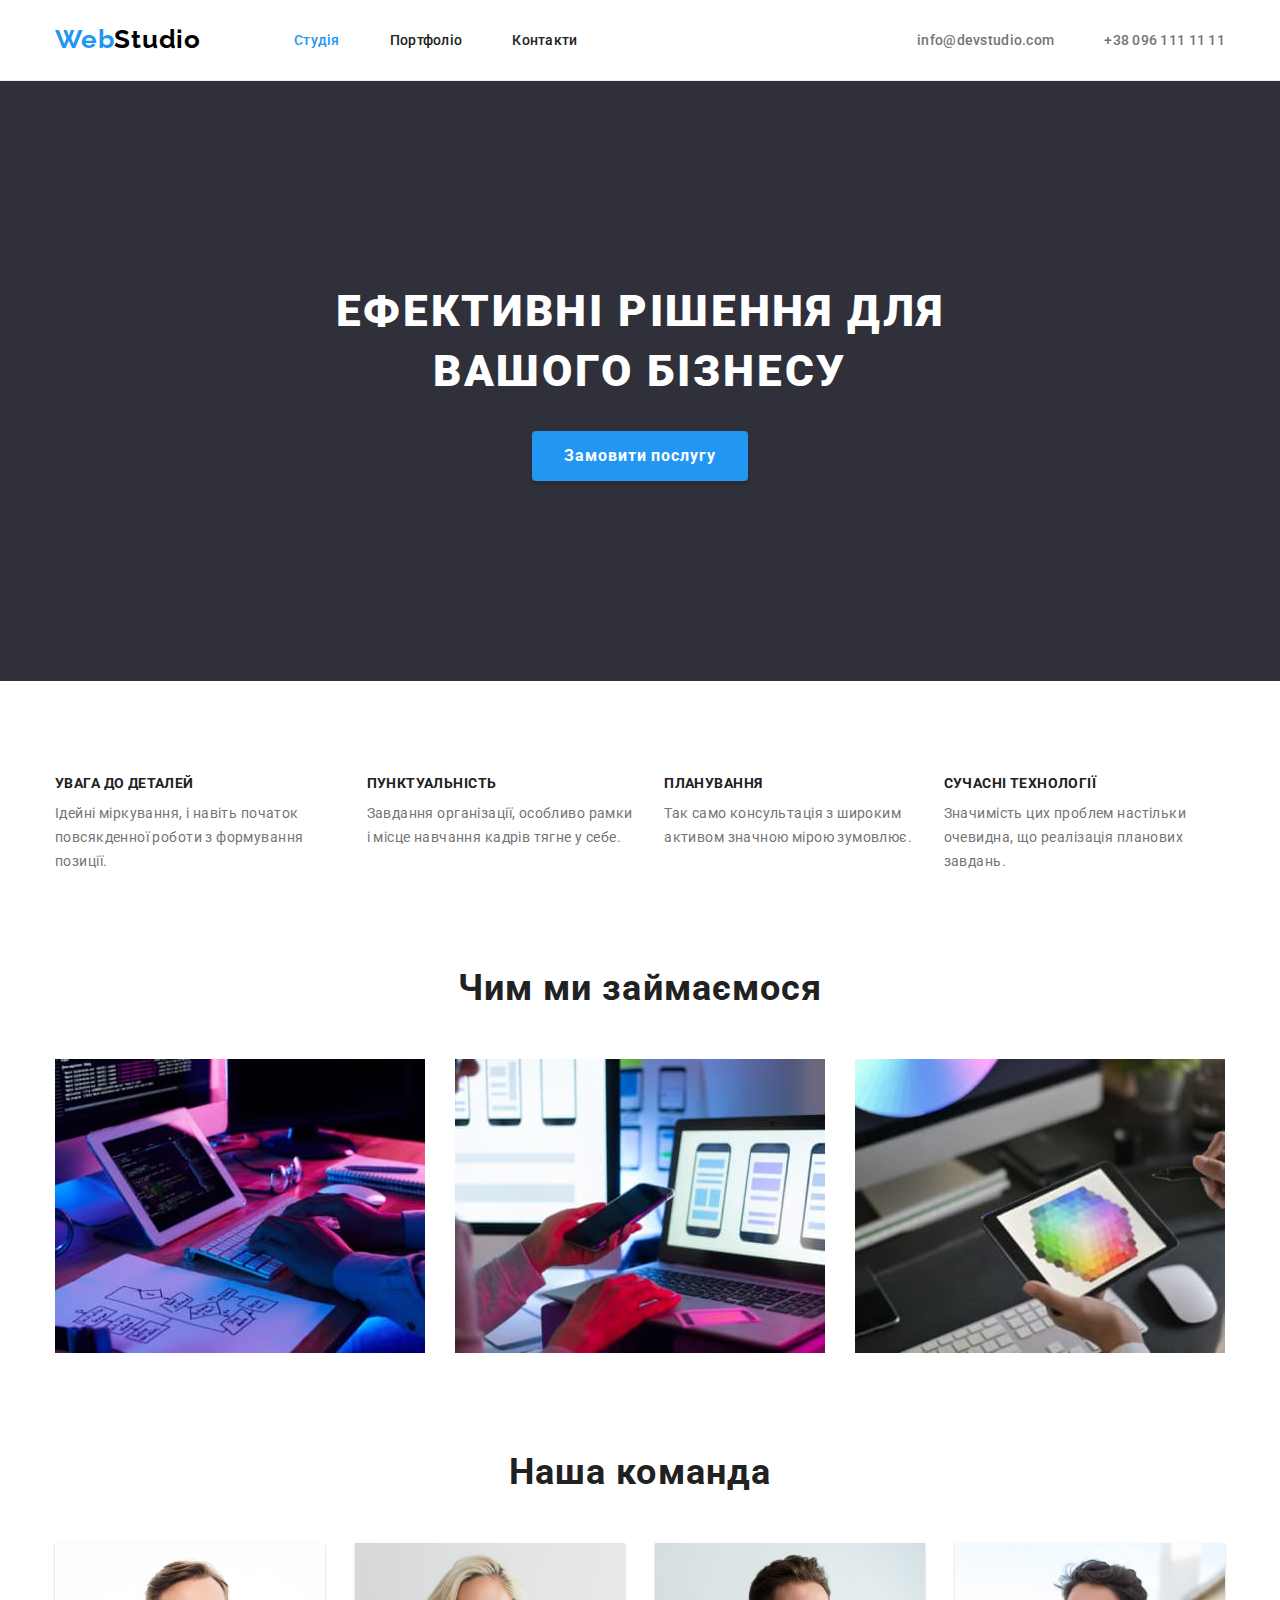
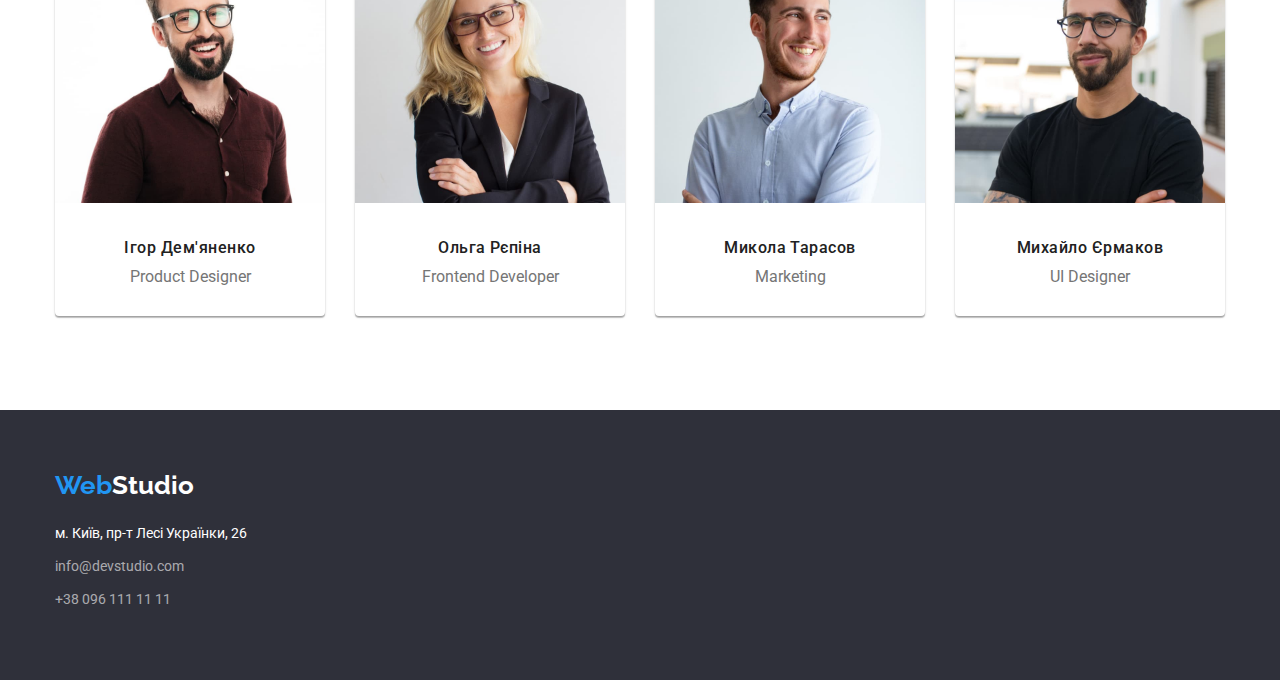
<file: index.html>
<!DOCTYPE html>
<html lang="uk">

<head>
  <meta charset="UTF-8" />
  <meta http-equiv="X-UA-Compatible" content="IE=edge" />
  <meta name="viewport" content="width=device-width, initial-scale=1.0" />
  <title>WebStudio</title>

  <!-- подключаем дополнительные шрифты -->
  <link rel="preconnect" href="https://fonts.googleapis.com">
  <link rel="preconnect" href="https://fonts.gstatic.com" crossorigin>
  <link href="https://fonts.googleapis.com/css2?family=Raleway:wght@700&family=Roboto:wght@400;500;700;900&display=swap"
    rel="stylesheet">

  <!-- подключаем нормализатор стилей для CSS (https://github.com/sindresorhus/modern-normalize) -->
  <link rel="stylesheet" href="https://cdnjs.cloudflare.com/ajax/libs/modern-normalize/1.1.0/modern-normalize.min.css">

  <!-- подключаем файл с нашими стилями -->
  <link rel="stylesheet" href="./css/styles.css" />
</head>

<body>
  <!-- header -->
  <header class="header">
    <div class="container header-container">
      <a href="/index.html" class="logo link">
        <span class="logo-letter">Web</span>Studio
      </a>
      <nav class="nav">
        <ul class="nav-menu list">
          <li class="item"><a class="nav-link link current" href="./index.html">Студія</a></li>
          <li class="item"><a class="nav-link link" href="./portfolio.html">Портфоліо</a></li>
          <li class="item"><a class="nav-link link" href="#Контакти">Контакти</a></li>
        </ul>
      </nav>
      <ul class="nav-contacts list">
        <li class="item">
          <a class="nav-contacts-link link" href="mailto:info@devstudio.com">info@devstudio.com</a>
        </li>
        <li class="item"><a class="nav-contacts-link link" href="tel:+380961111111">+38 096 111 11 11</a></li>
      </ul>
    </div>
  </header>

  <!-- main -->
  <main>
    <!-- секция Hero, с основным заголовком -->
    <section class="hero">
      <div class="container hero-container">
        <h1 class="hero-title">ефективні рішення для вашого бізнесу</h1>
        <button type="button" class="hero-button">Замовити послугу</button>
      </div>
    </section>

    <!-- секция наши преимущества (benefits) -->
    <section class="benefits">
      <div class="container">
        <ul class="benefits-list list">
          <li class="item">
            <h3 class="benefits-title">УВАГА ДО ДЕТАЛЕЙ</h3>
            <p class="benefits-text">
              Ідейні міркування, і навіть початок повсякденної роботи з
              формування позиції.
            </p>
          </li>

          <li class="item">
            <h3 class="benefits-title">ПУНКТУАЛЬНІСТЬ</h3>
            <p class="benefits-text">
              Завдання організації, особливо рамки і місце навчання кадрів тягне
              у себе.
            </p>
          </li>

          <li class="item">
            <h3 class="benefits-title">ПЛАНУВАННЯ</h3>
            <p class="benefits-text">
              Так само консультація з широким активом значною мірою зумовлює.
            </p>
          </li>

          <li class="item">
            <h3 class="benefits-title">СУЧАСНІ ТЕХНОЛОГІЇ</h3>
            <p class="benefits-text">
              Значимість цих проблем настільки очевидна, що реалізація планових
              завдань.
            </p>
          </li>
        </ul>
      </div>
    </section>

    <!-- секция чем мы занимаемся -->
    <section class="section work">
      <div class="container">
        <h2 class="section-title work-title">Чим ми займаємося</h2>
        <ul class="work-list list">
          <li>
            <img src="./images/main/keyboard.jpg" alt="box1" width="370" height="294" />
          </li>

          <li>
            <img src="./images/main/notebook.jpg" alt="box2" width="370" height="294" />
          </li>

          <li>
            <img src="./images/main/tablet.jpg" alt="box3" width="370" height="294" />
          </li>
        </ul>
      </div>

    </section>

    <!-- секция наша команда -->
    <section class="section team">
      <div class="container">
        <h2 class="section-title">Наша команда</h2>
        <ul class="team-list list">
          <li class="team-item">
            <img src="./images/main/igor.jpg" alt="Ігор Дем'яненко" width="270" height="260" />
            <h3 class="card-title">Ігор Дем'яненко</h3>
            <p class="card-text">Product Designer</p>
          </li>

          <li class="team-item">
            <img src="./images/main/olga.jpg" alt="Ольга Рєпіна" width="270" height="260" />
            <h3 class="card-title">Ольга Рєпіна</h3>
            <p class="card-text">Frontend Developer</p>
          </li>

          <li class="team-item">
            <img src="./images/main/mikola.jpg" alt="Микола Тарасов" width="270" height="260" />
            <h3 class="card-title">Микола Тарасов</h3>
            <p class="card-text">Marketing</p>
          </li>

          <li class="team-item">
            <img src="./images/main/mihaylo.jpg" alt="Михайло Єрмаков" width="270" height="260" />
            <h3 class="card-title">Михайло Єрмаков</h3>
            <p class="card-text">UI Designer</p>
          </li>
        </ul>
      </div>
    </section>
  </main>

  <!-- footer -->
  <footer class="footer">
    <div class="container footer-container">
      <a href="./index.html" class="footer-logo link"><span class="logo-letter">Web</span>Studio</a>
      <address>
        <ul class="footer-list list">
          <li class="item">
            <a href="https://goo.gl/maps/DsKEoF5LZSDJmVbp9" class="footer-list-adress link" target="_blank"
              rel="noreferrer noopener">м.
              Київ, пр-т Лесі
              Українки, 26</a>
          </li>
          <li class="item">
            <a href="mailto:info@devstudio.com" class="footer-list-link link">info@devstudio.com</a>
          </li>
          <li class="item">
            <a href="tel:+380961111111" class="footer-list-link link">+38 096 111 11 11</a>
          </li>
        </ul>
      </address>
    </div>
  </footer>
</body>

</html>
</file>
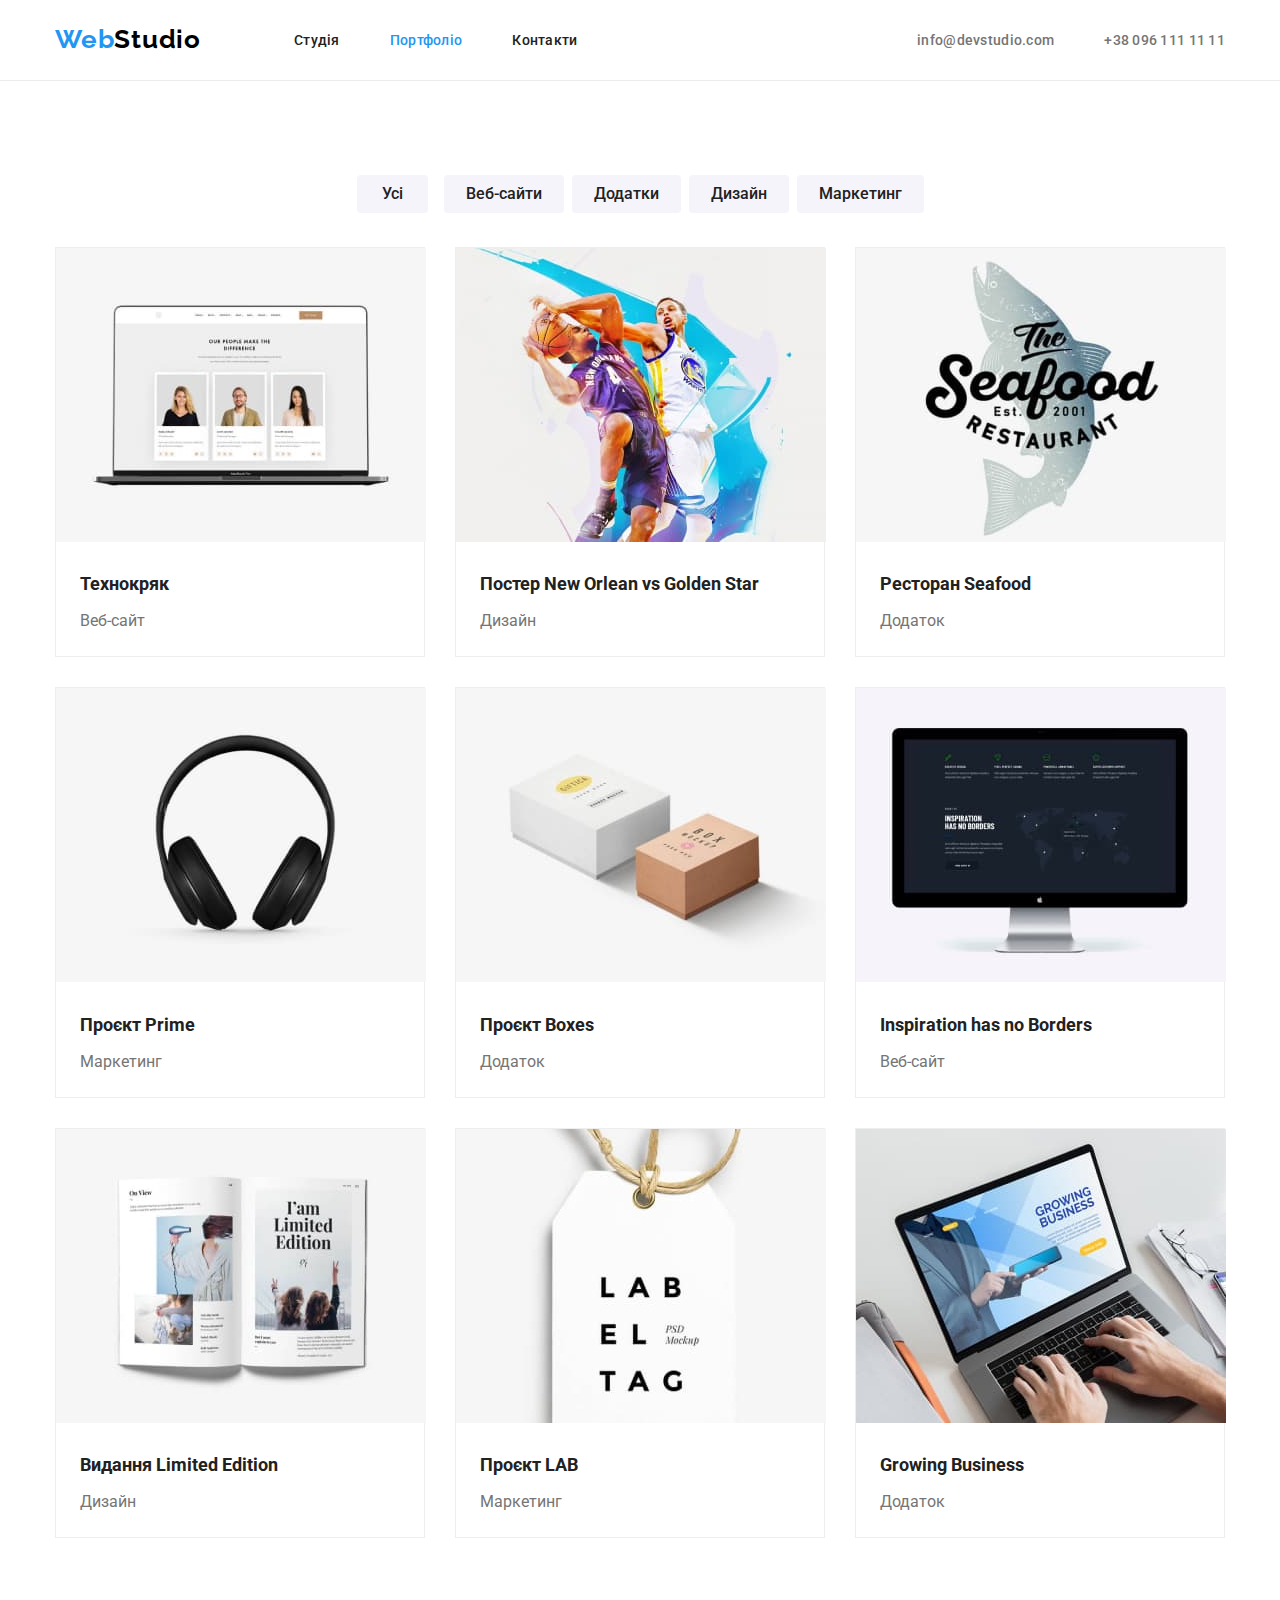
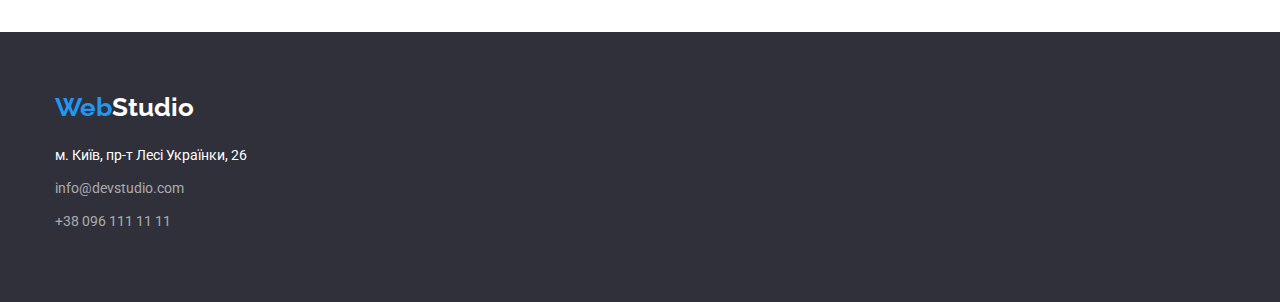
<file: portfolio.html>
<!DOCTYPE html>
<html lang="uk">

<head>
  <meta charset="UTF-8" />
  <meta http-equiv="X-UA-Compatible" content="IE=edge" />
  <meta name="viewport" content="width=device-width, initial-scale=1.0" />
  <title>WebStudio</title>

  <!-- подключаем дополнительные шрифты -->
  <link rel="preconnect" href="https://fonts.googleapis.com">
  <link rel="preconnect" href="https://fonts.gstatic.com" crossorigin>
  <link href="https://fonts.googleapis.com/css2?family=Raleway:wght@700&family=Roboto:wght@400;500;700;900&display=swap"
    rel="stylesheet">

  <!-- подключаем нормализатор стилей для CSS (https://github.com/sindresorhus/modern-normalize) -->
  <link rel="stylesheet" href="https://cdnjs.cloudflare.com/ajax/libs/modern-normalize/1.1.0/modern-normalize.min.css">

  <!-- подключаем файл с нашими стилями -->
  <link rel="stylesheet" href="./css/styles.css" />
</head>

<body>
  <!-- header -->
  <header class="header">
    <div class="container header-container">
      <a href="/index.html" class="logo link">
        <span class="logo-letter">Web</span>Studio
      </a>
      <nav class="nav">
        <ul class="nav-menu list">
          <li class="item"><a class="nav-link link" href="./index.html">Студія</a></li>
          <li class="item"><a class="nav-link link current" href="./portfolio.html">Портфоліо</a></li>
          <li class="item"><a class="nav-link link" href="#Контакти">Контакти</a></li>
        </ul>
      </nav>
      <ul class="nav-contacts list">
        <li class="item">
          <a class="nav-contacts-link link" href="mailto:info@devstudio.com">info@devstudio.com</a>
        </li>
        <li class="item"><a class="nav-contacts-link link" href="tel:+380961111111">+38 096 111 11 11</a></li>
      </ul>
    </div>
  </header>

  <!-- main -->
  <main>
    <section class="section-portfolio">
      <div class="container">
        <!-- скритий заголовок -->
        <h1 class="visually-hidden">наше портфоліо</h1>
        <ul class="list filters-list">
          <li class="filter-item"><button class="button first-btn" type="button">Усі</button></li>
          <li class="filter-item"><button class="button filter-button" type="button">Веб-сайти</button></li>
          <li class="filter-item"><button class="button filter-button" type="button">Додатки</button></li>
          <li class="filter-item"><button class="button filter-button" type="button">Дизайн</button></li>
          <li class="filter-item"><button class="button filter-button" type="button">Маркетинг</button></li>
        </ul>

        <ul class="list flex-container">
          <li class="flex-element">
            <img src="./images/portfolio/tehno.jpg" alt="Технокряк" width="370" />
            <div class="flex-text">
              <h2 class="subtitle">Технокряк</h2>
              <p class="subtitle-text">Веб-сайт</p>
            </div>
          </li>

          <li class="flex-element">
            <img src="./images/portfolio/poster.jpg" alt="Постер New Orlean vs Golden Star" width="370" />
            <div class="flex-text">
              <h2 class="subtitle">Постер New Orlean vs Golden Star</h2>
              <p class="subtitle-text">Дизайн</p>
            </div>
          </li>
          <li class="flex-element">
            <img src="./images/portfolio/restoran.jpg" alt="Ресторан Seafood" width="370" />
            <div class="flex-text">
              <h2 class="subtitle">Ресторан Seafood</h2>
              <p class="subtitle-text">Додаток</p>
            </div>
          </li>
          <li class="flex-element">
            <img src="./images/portfolio/prime.jpg" alt="Проєкт Prime" width="370" />

            <div class="flex-text">
              <h2 class="subtitle">Проєкт Prime</h2>
              <p class="subtitle-text">Маркетинг</p>
            </div>
          </li>
          <li class="flex-element">
            <img src="./images/portfolio/boxes.jpg" alt="Проєкт Boxes" width="370" />
            <div class="flex-text">
              <h2 class="subtitle">Проєкт Boxes</h2>
              <p class="subtitle-text">Додаток</p>
            </div>
          </li>
          <li class="flex-element">
            <img src="./images/portfolio/inspiration.jpg" alt="Inspiration has no Borders" width="370" />
            <div class="flex-text">
              <h2 class="subtitle">Inspiration has no Borders</h2>
              <p class="subtitle-text">Веб-сайт</p>
            </div>
          </li>
          <li class="flex-element">
            <img src="./images/portfolio/limited.jpg" alt="Видання Limited Edition" width="370" />
            <div class="flex-text">
              <h2 class="subtitle">Видання Limited Edition</h2>
              <p class="subtitle-text">Дизайн</p>
            </div>
          </li>
          <li class="flex-element">
            <img src="./images/portfolio/lab.jpg" alt="Проєкт LAB" width="370" />
            <div class="flex-text">
              <h2 class="subtitle">Проєкт LAB</h2>
              <p class="subtitle-text">Маркетинг</p>
            </div>
          </li>
          <li class="flex-element">
            <img src="./images/portfolio/growing.jpg" alt="Growing Business" width="370" />
            <div class="flex-text">
              <h2 class="subtitle">Growing Business</h2>
              <p class="subtitle-text">Додаток</p>
            </div>
          </li>
        </ul>
      </div>

    </section>
  </main>

  <!-- footer -->
  <footer class="footer">
    <div class="container footer-container">
      <a href="./index.html" class="footer-logo link"><span class="logo-letter">Web</span>Studio</a>
      <address>
        <ul class="footer-list list">
          <li class="item">
            <a href="https://goo.gl/maps/DsKEoF5LZSDJmVbp9" class="footer-list-adress link" target="_blank"
              rel="noreferrer noopener">м.
              Київ, пр-т Лесі
              Українки, 26</a>
          </li>
          <li class="item">
            <a href="mailto:info@devstudio.com" class="footer-list-link link">info@devstudio.com</a>
          </li>
          <li class="item">
            <a href="tel:+380961111111" class="footer-list-link link">+38 096 111 11 11</a>
          </li>
        </ul>
      </address>
    </div>
  </footer>
</body>

</html>
</file>
<file: css/styles.css>
/* 
темный цвет основного текста #212121
светлый цвет основного текста #757575
светлый дополнительный цвеn текста #FFFFFF 
*/


/* задаем глобальный border-box */
html {
    box-sizing: border-box;
}

*,
*::before,
*::after {
    box-sizing: inherit;
}

:root {
    --main-dark-clr: #212121;
    --main-gray-clr: #757575;
    --main-white-clr: #FFFFFF;
}

body {
    margin: 0;
    font-family: 'Roboto', 'Raleway', sans-serif;
    color: #212121;
}

.container {
    width: 1200px;
    padding-left: 15px;
    padding-right: 15px;
    margin-left: auto;
    margin-right: auto;
}



/* сброс маркированых точек в списках */
.list {
    list-style: none;
    padding: 0;
    margin-top: 0;
    margin-bottom: 0;
}

/* section nav */

.nav-menu {
    display: flex;
    margin-left: 93px;
}

.header .header-container {
    margin-bottom: 0;
}


/* работаем с nav menu, убираем маржен крайнему элементу, есть несколько вариантов: */
/* вариант 1, все li кроме последнего*/
.nav-menu .item:not(:last-child) {
    margin-right: 50px;
}

/* вариант 2 (old school): через + (соседство элементов) */
/* .nav-menu .item+.item {
    margin-left: 50px;
} */

.nav-link,
.nav-contacts-link,
{
display: block;
padding-top: 32px;
padding-bottom: 32px;
}

.nav-contacts .item:not(:last-child) {
    margin-right: 50px;
}

.logo {
    color: #000000;
    font-family: 'Raleway';
    font-style: normal;
    font-weight: 700;
    font-size: 26px;
    line-height: calc(31 / 26);
    letter-spacing: 0.03em;
    margin-top: 24px;
    margin-bottom: 25px;
}

.logo-letter {
    color: #2196F3;
}

.link {
    text-decoration: none;
}

.header .nav-link {
    font-family: 'Roboto';
    font-style: normal;
    font-weight: 500;
    font-size: 14px;
    line-height: calc(16 / 14);
    letter-spacing: 0.02em;
    color: #212121;
}

.nav-link:hover,
.nav-link:focus {
    color: #2196F3;
}

.nav-contacts {
    display: flex;
    margin-left: auto;
}

.nav-contacts-link {
    font-weight: 500;
    font-size: 14px;
    line-height: calc(16 / 14);
    letter-spacing: 0.02em;
    color: var(--main-gray-clr);
}

.nav-contacts-link:hover,
.nav-contacts-link:focus {
    color: #2196F3;
}

.nav-menu .link.current {
    color: #2196F3;
}

.header .container {
    display: flex;
    align-items: center;
}

/* секция Hero, с основным заголовком */
/* .hero-container {
    padding: 200px 0;
} */

.hero {
    background-color: #2F303A;
    text-align: center;
    padding-top: 200px;
    padding-bottom: 200px;
}

.hero-title {
    width: 696px;
    margin-left: auto;
    margin-right: auto;
    margin-top: 0px;
    margin-bottom: 30px;
    font-weight: 900;
    font-size: 44px;
    line-height: calc(60 / 44);
    letter-spacing: 0.06em;
    text-transform: uppercase;
    color: var(--main-white-clr);
    text-align: center;
}

.hero-button {
    font-family: 'Roboto';
    font-style: normal;
    font-weight: 700;
    font-size: 16px;
    line-height: calc(30 / 16);
    letter-spacing: 0.06em;
    color: var(--main-white-clr);
    cursor: pointer;
    padding: 10px 32px;

    background-color: #2196F3;
    box-shadow: 0px 4px 4px rgba(0, 0, 0, 0.15);
    border-radius: 4px;
    border: 0;
}

.hero-button:active {
    background-color: #188CE8;
    box-shadow: 0px 4px 4px rgba(0, 0, 0, 0.15);
}

/* линия */

.header {
    background-color: var(--main-white-clr);
    border-bottom: 1px solid #ECECEC;
    margin: 0;
    padding: 0;
}

/* секция наши преимущества (benefits) */
.benefits-list {
    display: flex;
}

.benefits {
    padding: 94px 0;
}

.benefits-list .item:not(:last-child) {
    margin-right: 30px;
}

.benefits-list .items {
    flex-basis: 270px;
}

.benefits-title {
    font-weight: 700;
    font-size: 14px;
    line-height: calc(16 / 14);
    letter-spacing: 0.03em;
    text-transform: uppercase;
    color: var(--main-dark-clr);
}

.benefits-list,
.benefits-text {
    margin-top: 0;
    margin-bottom: 0;
}

.benefits-title {
    margin-top: 0;
    margin-bottom: 10px;
}

.benefits-text {
    font-weight: 400;
    font-size: 14px;
    line-height: calc(24 / 14);
    letter-spacing: 0.03em;
    color: var(--main-gray-clr);
}


/* секция "чем мы занимаемся" */
.work-list {
    display: flex;
    justify-content: space-between;
}


.section-title {
    font-weight: 700;
    font-size: 36px;
    line-height: calc(42 / 36);
    letter-spacing: 0.03em;
    margin-top: 0;
    margin-bottom: 50px;
    text-align: center;
}

.work {
    margin-bottom: 94px;
}


/* секция "наша команда" */
.team {
    padding-bottom: 94px;
}

.team-item {
    background-color: #FFFFFF;
    box-shadow: 0px 1px 3px rgba(0, 0, 0, 0.12),
        0px 1px 1px rgba(0, 0, 0, 0.14),
        0px 2px 1px rgba(0, 0, 0, 0.2);
    border-radius: 0px 0px 4px 4px;
}

.team-list {
    display: flex;
    justify-content: space-between;
}

.card-title {
    margin-top: 30px;
    margin-bottom: 10px;
    text-align: center;
}

.card-title {
    font-weight: 500;
    font-size: 16px;
    line-height: calc(19 / 16);
    letter-spacing: 0.03em;
}

.card-text {
    font-weight: 400;
    font-size: 16px;
    line-height: calc(19 / 16);
    color: var(--main-gray-clr);

    margin-top: 0;
    margin-bottom: 30px;
    text-align: center;
}


/* секция footer */
.footer {
    background-color: #2F303A;
    padding-top: 60px;
    padding-bottom: 60px;
}

.footer .footer-container {
    margin-bottom: 0;
}

.footer-list>.item {
    margin-bottom: 9px;
}

.footer-list>.item:first-child {
    margin-top: 20px;
}



.footer-logo {
    font-family: 'Raleway';
    font-style: normal;
    font-weight: 700;
    font-size: 26px;
    line-height: calc(31 / 26);
    color: var(--main-white-clr);
}

.footer-list-adress {
    font-family: inherit;
    font-style: normal;
    font-weight: 400;
    font-size: 14px;
    line-height: calc(24 / 14);
    color: var(--main-white-clr);
}

.footer-list-link {
    font-style: normal;
    font-weight: 400;
    font-size: 14px;
    line-height: calc(24 / 14);
    color: rgba(255, 255, 255, 0.6);
}

.footer-list-link:hover,
.footer-list-link:focus {
    color: #2196F3;
}

.footer-list-adress:hover,
.footer-list-adress:focus {
    color: #2196F3
}


/* -----------------------страница портфолио----------------------------- */

/* спрятанная секция h1 в портфолио */
.visually-hidden {
    position: absolute;
    width: 1px;
    height: 1px;
    margin: -1px;
    border: 0;
    padding: 0;

    white-space: nowrap;
    clip-path: inset(100%);
    clip: rect(0 0 0 0);
    overflow: hidden;
}


/* кнопки фильтров */
.filters-list {
    display: flex;
    justify-content: center;
    margin-bottom: 34px;
    margin-left: auto;
    margin-right: auto;
}

.first-btn {
    padding: 6px 25px;
    margin-right: 8px;
}

.filter-item {
    margin-right: 8px;
}

.filter-item:last-child {
    margin-right: 0;
}

.filter-button {
    padding: 6px 22px;
    margin: 0;
}

.button {
    display: block;
    font-family: 'Roboto';
    font-style: normal;
    color: var(--main-dark-clr);
    background-color: #F5F4FA;
    font-weight: 500;
    font-size: 16px;
    line-height: calc(26 / 16);
    cursor: pointer;
    border: 0;
    border-radius: 4px;
    text-align: center;
}

.button:hover,
.button:focus {
    background-color: #2196F3;
    color: var(--main-white-clr);
    border-color: #2196F3;
}



/* -----------------секция с 9 карточками----------------------- */

/* создаем сетку из 9 элементов */
.flex-container {
    display: flex;
    flex-wrap: wrap;
}

/* ширину лучше задать фунцией calc, так как она позволяет автоматически подстравиаться под изменение ширины страницы
calc((100% - кол-во маржинов в строке * значение марижина) / кол-во элементов в строке */
.flex-element {
    width: calc((100% - 60px) / 3);
    text-align: left;
    margin-right: 30px;
    margin-bottom: 30px;
    border-bottom: 1px solid #ECECEC;

    background-color: #FFFFFF;
    border: 1px solid #EEEEEE;
}

/* мы не можем применить justify-content: space-betweenб так как если в сетке будет к примеру 5 єлементов, то один ряд будет с дыркой */

/* для каждого 3 элемента в сетке убираем правый маржин */
.flex-element:nth-child(3n) {
    margin-right: 0;
}

/* убираем нижний маржин у последних 3х элементов сетки */
.flex-element:nth-last-child(-n + 3) {
    margin-bottom: 0;
}

.section-portfolio {
    margin-top: 94px;
    margin-bottom: 94px;
}

.subtitle {
    font-weight: 700;
    font-size: 18px;
    line-height: calc(36 / 18);
    margin: 0 0 4px;
    /* margin: 20px 24px 4px; */
}

.subtitle-text {
    /* margin: 0px 24px 20px; */
}

.subtitle-text {
    font-weight: 400;
    font-size: 16px;
    line-height: calc(30 / 16);
    color: var(--main-gray-clr);
}

.flex-text {
    margin: 20px 24px;
}

.subtitle-text {
    margin: 0;
}
</file>
